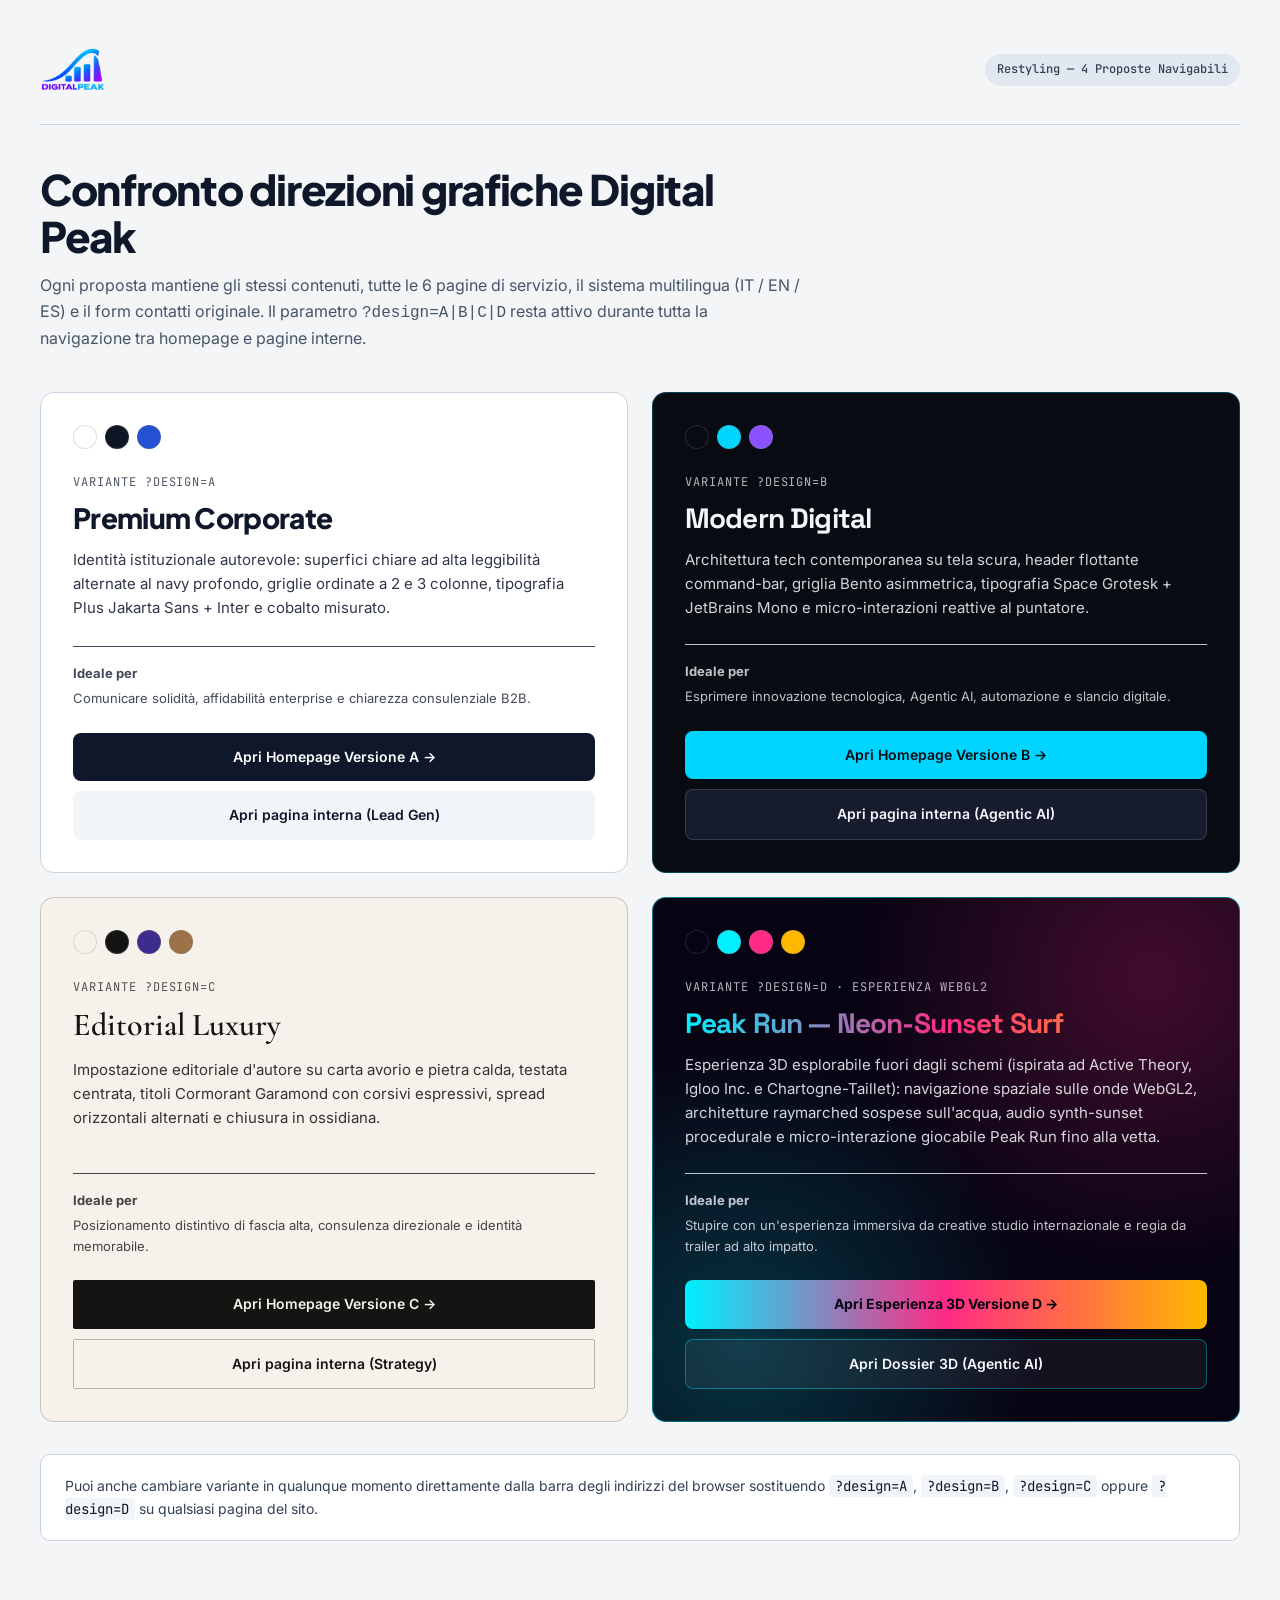
<file: selector.html>
<!DOCTYPE html>
<html lang="it">
<head>
<meta charset="UTF-8">
<meta name="viewport" content="width=device-width, initial-scale=1.0">
<title>Digital Peak — Selezione Proposte Grafiche</title>
<link rel="preconnect" href="https://fonts.googleapis.com">
<link rel="preconnect" href="https://fonts.gstatic.com" crossorigin>
<link href="https://fonts.googleapis.com/css2?family=Cormorant+Garamond:ital,wght@0,500;0,600;1,500&family=Inter:wght@400;500;600;700&family=JetBrains+Mono:wght@500&family=Plus+Jakarta+Sans:wght@700;800&family=Space+Grotesk:wght@700&display=swap" rel="stylesheet">
<link rel="icon" type="image/x-icon" href="assets/img/favicon.ico">
<link rel="icon" type="image/png" sizes="32x32" href="assets/img/favicon-32x32.png">
<style>
  *, *::before, *::after { box-sizing: border-box; margin: 0; padding: 0; }
  body {
    font-family: 'Inter', -apple-system, BlinkMacSystemFont, sans-serif;
    background: #F4F5F7;
    color: #0F172A;
    line-height: 1.6;
    min-height: 100vh;
    padding: 48px 24px 64px;
  }
  .wrap {
    max-width: 1200px;
    margin: 0 auto;
  }
  .top {
    display: flex;
    flex-wrap: wrap;
    align-items: center;
    justify-content: space-between;
    gap: 20px;
    padding-bottom: 32px;
    border-bottom: 1px solid #CBD5E1;
    margin-bottom: 40px;
  }
  .brand {
    display: flex;
    align-items: center;
    gap: 16px;
  }
  .brand img {
    height: 44px;
    width: auto;
    display: block;
  }
  .badge {
    font-family: 'JetBrains Mono', monospace;
    font-size: 12px;
    font-weight: 500;
    color: #334155;
    background: #E2E8F0;
    padding: 6px 12px;
    border-radius: 999px;
  }
  .intro {
    max-width: 760px;
    margin-bottom: 40px;
  }
  .intro h1 {
    font-family: 'Plus Jakarta Sans', sans-serif;
    font-size: clamp(28px, 3.6vw, 42px);
    font-weight: 800;
    letter-spacing: -0.03em;
    line-height: 1.12;
    margin-bottom: 14px;
    color: #0F172A;
  }
  .intro p {
    font-size: 16px;
    color: #475569;
  }
  .grid {
    display: grid;
    grid-template-columns: repeat(2, 1fr);
    gap: 24px;
  }
  .card {
    display: flex;
    flex-direction: column;
    border-radius: 14px;
    padding: 32px;
    border: 1px solid #CBD5E1;
    transition: transform 0.2s cubic-bezier(0.22, 1, 0.36, 1), box-shadow 0.2s ease;
  }
  .card:hover {
    transform: translateY(-3px);
    box-shadow: 0 14px 30px rgba(15, 23, 42, 0.08);
  }
  .card-a {
    background: #FFFFFF;
    color: #0F172A;
    border-color: #CBD5E1;
  }
  .card-b {
    background: #090B12;
    color: #F4F6FB;
    border-color: rgba(0, 212, 255, 0.28);
  }
  .card-c {
    background: #F6F2EB;
    color: #141413;
    border-color: rgba(20, 20, 19, 0.2);
  }
  .card-d {
    background: radial-gradient(500px circle at 85% 15%, rgba(255, 42, 133, 0.24), transparent 60%),
                radial-gradient(500px circle at 15% 85%, rgba(0, 240, 255, 0.2), transparent 60%),
                #070312;
    color: #F7F8FF;
    border-color: rgba(0, 240, 255, 0.45);
  }
  .swatches {
    display: flex;
    gap: 8px;
    margin-bottom: 24px;
  }
  .swatch {
    width: 24px;
    height: 24px;
    border-radius: 50%;
    border: 1px solid rgba(128, 128, 128, 0.25);
  }
  .code {
    font-family: 'JetBrains Mono', monospace;
    font-size: 12px;
    letter-spacing: 0.08em;
    text-transform: uppercase;
    opacity: 0.72;
    margin-bottom: 10px;
  }
  .card h2 {
    font-size: 28px;
    line-height: 1.15;
    margin-bottom: 14px;
  }
  .card-a h2 { font-family: 'Plus Jakarta Sans', sans-serif; font-weight: 800; letter-spacing: -0.025em; }
  .card-b h2 { font-family: 'Space Grotesk', sans-serif; font-weight: 700; letter-spacing: -0.03em; }
  .card-c h2 { font-family: 'Cormorant Garamond', serif; font-weight: 600; font-size: 32px; }
  .card-d h2 { font-family: 'Space Grotesk', sans-serif; font-weight: 700; letter-spacing: -0.03em; background: linear-gradient(90deg, #00F0FF, #FF2A85, #FFB800); -webkit-background-clip: text; background-clip: text; color: transparent; }
  .card p {
    font-size: 15px;
    margin-bottom: 24px;
    opacity: 0.86;
    flex: 1;
  }
  .meta {
    font-size: 13px;
    padding-top: 16px;
    margin-bottom: 24px;
    border-top: 1px solid currentColor;
    opacity: 0.78;
  }
  .meta strong { display: block; margin-bottom: 4px; }
  .actions {
    display: flex;
    flex-direction: column;
    gap: 10px;
  }
  .btn {
    display: inline-flex;
    align-items: center;
    justify-content: center;
    padding: 13px 18px;
    border-radius: 8px;
    font-size: 14px;
    font-weight: 600;
    text-decoration: none;
    transition: opacity 0.16s ease, transform 0.16s ease;
  }
  .btn:hover { opacity: 0.92; }
  .btn:active { transform: scale(0.985); }
  .btn:focus-visible { outline: 2px solid currentColor; outline-offset: 3px; }
  .card-a .btn-main { background: #0F172A; color: #FFFFFF; }
  .card-a .btn-sub { background: #F1F5F9; color: #0F172A; }
  .card-b .btn-main { background: #00D4FF; color: #090B12; }
  .card-b .btn-sub { background: #161C2E; color: #F4F6FB; border: 1px solid rgba(255,255,255,0.14); }
  .card-c .btn-main { background: #141413; color: #F6F2EB; border-radius: 2px; }
  .card-c .btn-sub { background: transparent; color: #141413; border: 1px solid rgba(20,20,19,0.28); border-radius: 2px; }
  .card-d .btn-main { background: linear-gradient(90deg, #00F0FF, #FF2A85, #FFB800); color: #070312; font-weight: 700; }
  .card-d .btn-sub { background: rgba(255, 255, 255, 0.06); color: #F7F8FF; border: 1px solid rgba(0, 240, 255, 0.35); }
  .note {
    margin-top: 32px;
    padding: 20px 24px;
    background: #FFFFFF;
    border: 1px solid #CBD5E1;
    border-radius: 10px;
    font-size: 14px;
    color: #334155;
  }
  .note code {
    font-family: 'JetBrains Mono', monospace;
    background: #F1F5F9;
    padding: 2px 6px;
    border-radius: 4px;
    color: #0F172A;
  }
  @media (max-width: 960px) {
    .grid { grid-template-columns: 1fr; }
  }
</style>
</head>
<body>
  <main class="wrap">
    <header class="top">
      <div class="brand">
        <img src="assets/img/DigitalPeak_Logo.png" alt="Digital Peak">
      </div>
      <span class="badge">Restyling — 4 Proposte Navigabili</span>
    </header>

    <section class="intro">
      <h1>Confronto direzioni grafiche Digital Peak</h1>
      <p>Ogni proposta mantiene gli stessi contenuti, tutte le 6 pagine di servizio, il sistema multilingua (IT / EN / ES) e il form contatti originale. Il parametro <code>?design=A|B|C|D</code> resta attivo durante tutta la navigazione tra homepage e pagine interne.</p>
    </section>

    <section class="grid" aria-label="Varianti grafiche disponibili">
      <article class="card card-a">
        <div class="swatches" aria-hidden="true">
          <span class="swatch" style="background:#FFFFFF"></span>
          <span class="swatch" style="background:#0E1525"></span>
          <span class="swatch" style="background:#2451D1"></span>
        </div>
        <div class="code">Variante ?design=A</div>
        <h2>Premium Corporate</h2>
        <p>Identità istituzionale autorevole: superfici chiare ad alta leggibilità alternate al navy profondo, griglie ordinate a 2 e 3 colonne, tipografia Plus Jakarta Sans + Inter e cobalto misurato.</p>
        <div class="meta">
          <strong>Ideale per</strong>
          Comunicare solidità, affidabilità enterprise e chiarezza consulenziale B2B.
        </div>
        <div class="actions">
          <a class="btn btn-main" href="index.html?design=A">Apri Homepage Versione A →</a>
          <a class="btn btn-sub" href="pages/lead-generation.html?design=A">Apri pagina interna (Lead Gen)</a>
        </div>
      </article>

      <article class="card card-b">
        <div class="swatches" aria-hidden="true">
          <span class="swatch" style="background:#090B12"></span>
          <span class="swatch" style="background:#00D4FF"></span>
          <span class="swatch" style="background:#8C52FF"></span>
        </div>
        <div class="code">Variante ?design=B</div>
        <h2>Modern Digital</h2>
        <p>Architettura tech contemporanea su tela scura, header flottante command-bar, griglia Bento asimmetrica, tipografia Space Grotesk + JetBrains Mono e micro-interazioni reattive al puntatore.</p>
        <div class="meta">
          <strong>Ideale per</strong>
          Esprimere innovazione tecnologica, Agentic AI, automazione e slancio digitale.
        </div>
        <div class="actions">
          <a class="btn btn-main" href="index.html?design=B">Apri Homepage Versione B →</a>
          <a class="btn btn-sub" href="pages/agentic-ai.html?design=B">Apri pagina interna (Agentic AI)</a>
        </div>
      </article>

      <article class="card card-c">
        <div class="swatches" aria-hidden="true">
          <span class="swatch" style="background:#F6F2EB"></span>
          <span class="swatch" style="background:#141413"></span>
          <span class="swatch" style="background:#3D2C8D"></span>
          <span class="swatch" style="background:#9C7248"></span>
        </div>
        <div class="code">Variante ?design=C</div>
        <h2>Editorial Luxury</h2>
        <p>Impostazione editoriale d'autore su carta avorio e pietra calda, testata centrata, titoli Cormorant Garamond con corsivi espressivi, spread orizzontali alternati e chiusura in ossidiana.</p>
        <div class="meta">
          <strong>Ideale per</strong>
          Posizionamento distintivo di fascia alta, consulenza direzionale e identità memorabile.
        </div>
        <div class="actions">
          <a class="btn btn-main" href="index.html?design=C">Apri Homepage Versione C →</a>
          <a class="btn btn-sub" href="pages/strategia-marketing.html?design=C">Apri pagina interna (Strategy)</a>
        </div>
      </article>

      <article class="card card-d">
        <div class="swatches" aria-hidden="true">
          <span class="swatch" style="background:#070312"></span>
          <span class="swatch" style="background:#00F0FF"></span>
          <span class="swatch" style="background:#FF2A85"></span>
          <span class="swatch" style="background:#FFB800"></span>
        </div>
        <div class="code">Variante ?design=D · Esperienza WebGL2</div>
        <h2>Peak Run — Neon-Sunset Surf</h2>
        <p>Esperienza 3D esplorabile fuori dagli schemi (ispirata ad Active Theory, Igloo Inc. e Chartogne-Taillet): navigazione spaziale sulle onde WebGL2, architetture raymarched sospese sull'acqua, audio synth-sunset procedurale e micro-interazione giocabile Peak Run fino alla vetta.</p>
        <div class="meta">
          <strong>Ideale per</strong>
          Stupire con un'esperienza immersiva da creative studio internazionale e regia da trailer ad alto impatto.
        </div>
        <div class="actions">
          <a class="btn btn-main" href="index.html?design=D">Apri Esperienza 3D Versione D →</a>
          <a class="btn btn-sub" href="pages/agentic-ai.html?design=D">Apri Dossier 3D (Agentic AI)</a>
        </div>
      </article>
    </section>

    <aside class="note">
      Puoi anche cambiare variante in qualunque momento direttamente dalla barra degli indirizzi del browser sostituendo <code>?design=A</code>, <code>?design=B</code>, <code>?design=C</code> oppure <code>?design=D</code> su qualsiasi pagina del sito.
    </aside>
  </main>
</body>
</html>
</file>
